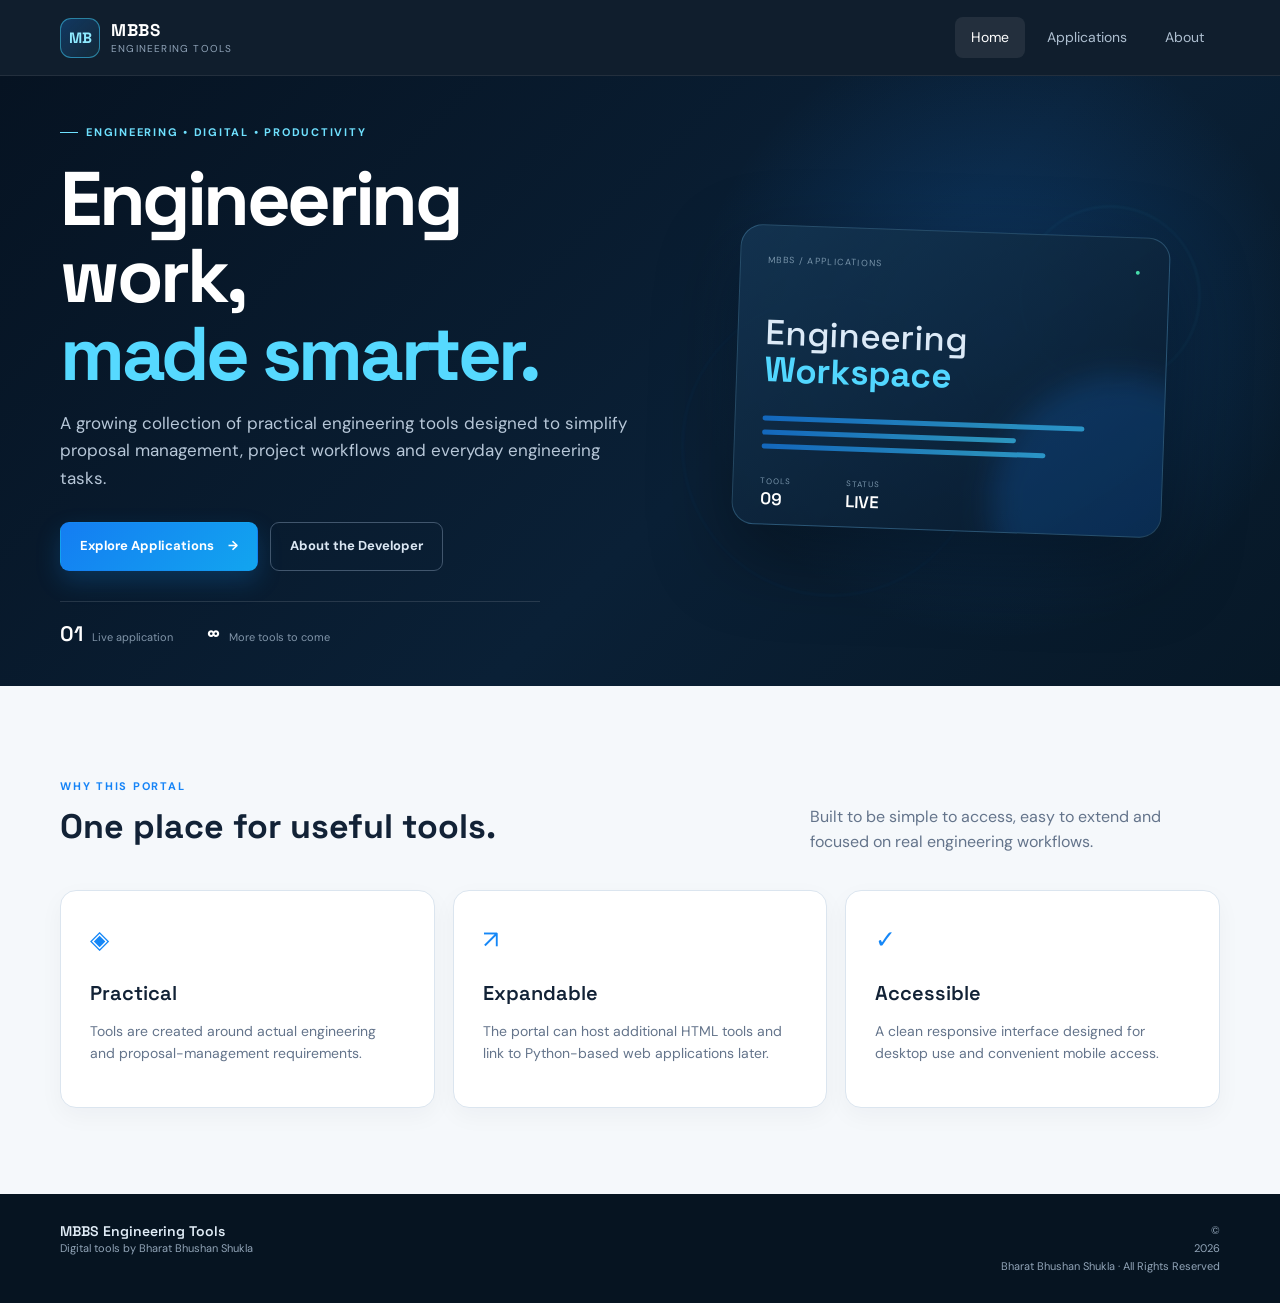
<file: index.html>
<!DOCTYPE html>
<html lang="en">
<head>
  <meta charset="UTF-8">
  <meta name="viewport" content="width=device-width, initial-scale=1.0">
  <meta name="description" content="MBBS Engineering Tools — engineering productivity applications by Bharat Bhushan Shukla.">
  <title>MBBS Engineering Tools | Bharat Bhushan Shukla</title>
  <link rel="icon" type="image/svg+xml" href="assets/favicon.svg">
  <link rel="stylesheet" href="css/style.css">
</head>
<body>
<header class="site-header">
  <div class="container nav-wrap">
    <a class="brand" href="index.html" aria-label="MBBS Engineering Tools home">
      <span class="brand-mark">MB</span>
      <span><b>MBBS</b><small>Engineering Tools</small></span>
    </a>
    <button class="menu-toggle" aria-label="Open navigation">☰</button>
    <nav class="nav">
      <a class="active" href="index.html">Home</a>
      <a href="applications.html">Applications</a>
      <a href="about.html">About</a>
    </nav>
  </div>
</header>

<main>
  <section class="hero">
    <div class="hero-grid container">
      <div class="hero-copy">
        <div class="eyebrow"><span></span> ENGINEERING • DIGITAL • PRODUCTIVITY</div>
        <h1>Engineering work,<br><em>made smarter.</em></h1>
        <p class="hero-text">
          A growing collection of practical engineering tools designed to simplify
          proposal management, project workflows and everyday engineering tasks.
        </p>
        <div class="hero-actions">
          <a class="btn btn-primary" href="applications.html">Explore Applications <span>→</span></a>
          <a class="btn btn-ghost" href="about.html">About the Developer</a>
        </div>
        <div class="hero-meta">
          <div><strong>01</strong><span>Live application</span></div>
          <div><strong>∞</strong><span>More tools to come</span></div>
        </div>
      </div>
      <div class="hero-art" aria-hidden="true">
        <div class="orb orb-one"></div><div class="orb orb-two"></div>
        <div class="dashboard-card">
          <div class="dash-top"><span>MBBS / APPLICATIONS</span><i>●</i></div>
          <div class="dash-title">Engineering<br><b>Workspace</b></div>
          <div class="dash-lines">
            <span style="width:86%"></span><span style="width:68%"></span><span style="width:76%"></span>
          </div>
          <div class="dash-stat-row">
            <div><small>TOOLS</small><b>09</b></div>
            <div><small>STATUS</small><b>LIVE</b></div>
          </div>
          <div class="grid-glow"></div>
        </div>
      </div>
    </div>
  </section>

  <section class="section" id="features">
    <div class="container">
      <div class="section-heading">
        <div><span class="eyebrow">WHY THIS PORTAL</span><h2>One place for useful tools.</h2></div>
        <p>Built to be simple to access, easy to extend and focused on real engineering workflows.</p>
      </div>
      <div class="feature-grid">
        <article class="feature-card"><span class="icon">◈</span><h3>Practical</h3><p>Tools are created around actual engineering and proposal-management requirements.</p></article>
        <article class="feature-card"><span class="icon">↗</span><h3>Expandable</h3><p>The portal can host additional HTML tools and link to Python-based web applications later.</p></article>
        <article class="feature-card"><span class="icon">✓</span><h3>Accessible</h3><p>A clean responsive interface designed for desktop use and convenient mobile access.</p></article>
      </div>
    </div>
  </section>

</main>

<footer class="footer">
  <div class="container footer-inner">
    <div><b>MBBS Engineering Tools</b><span>Digital tools by Bharat Bhushan Shukla</span></div>
    <div>© <span class="year"></span> Bharat Bhushan Shukla · All Rights Reserved</div>
  </div>
</footer>
<script src="js/script.js"></script>
</body>
</html>
</file>
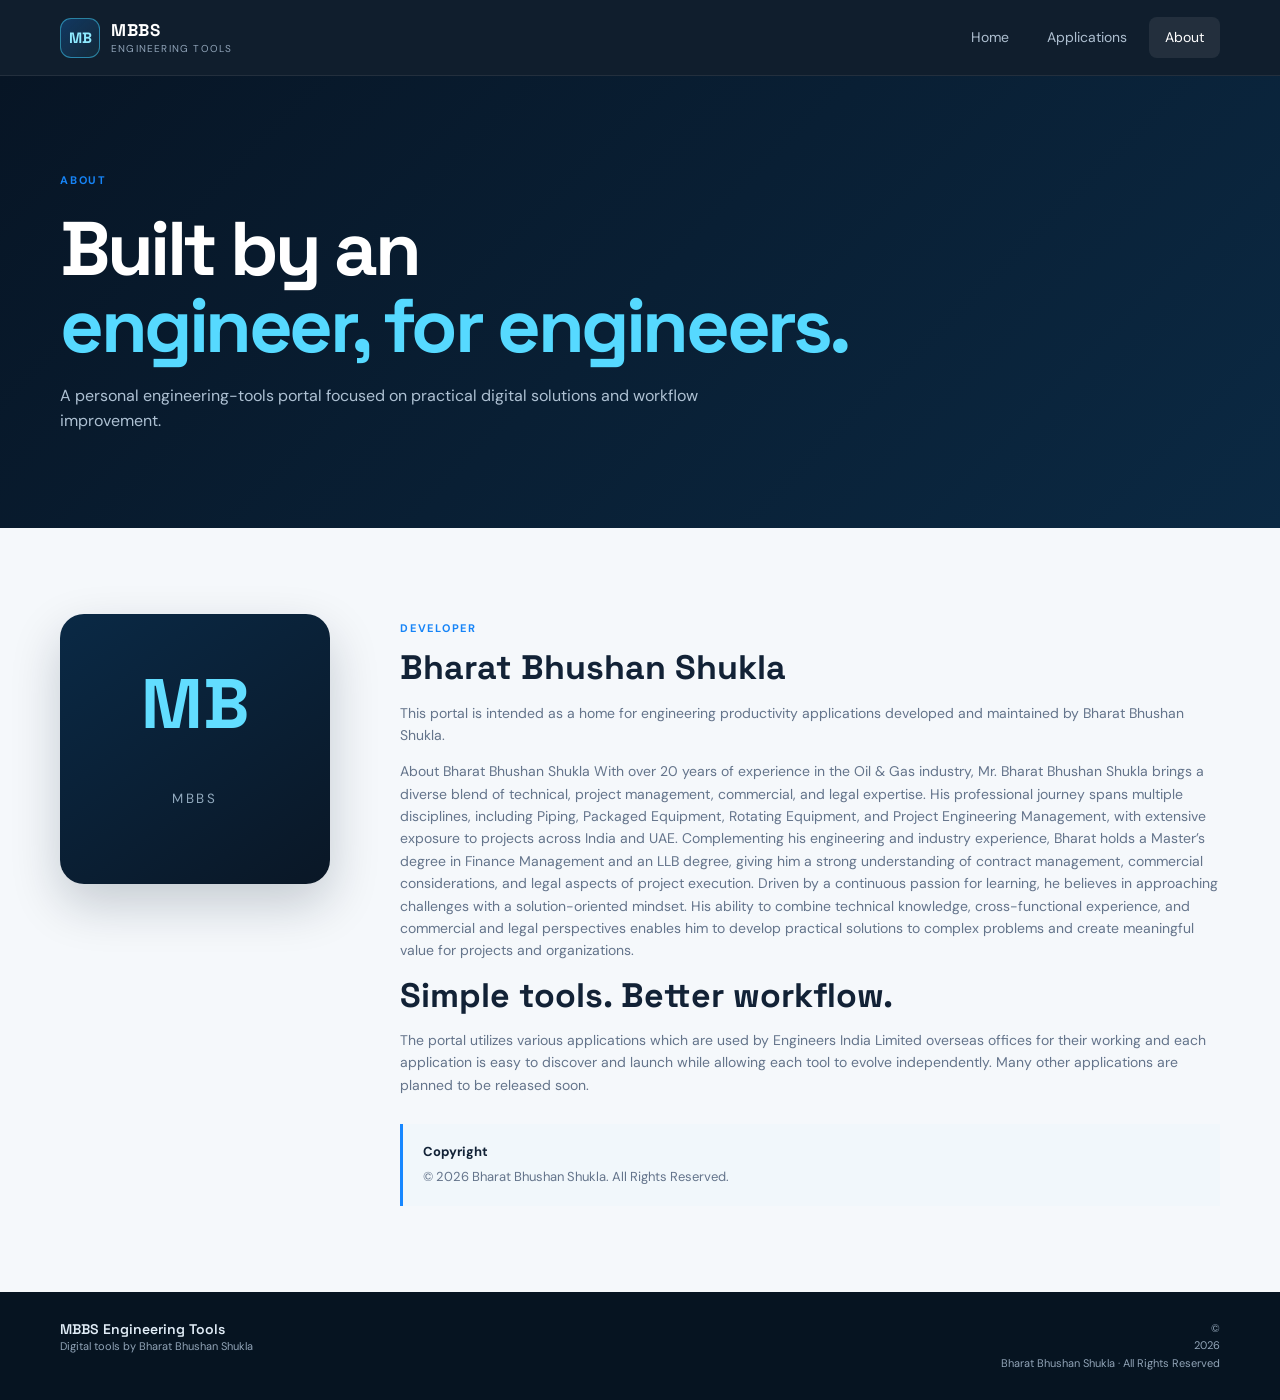
<file: about.html>
<!DOCTYPE html>
<html lang="en">
<head>
  <meta charset="UTF-8"><meta name="viewport" content="width=device-width, initial-scale=1.0">
  <meta name="description" content="About MBBS Engineering Tools and Bharat Bhushan Shukla.">
  <title>About | MBBS Engineering Tools</title>
  <link rel="icon" type="image/svg+xml" href="assets/favicon.svg"><link rel="stylesheet" href="css/style.css">
</head>
<body>
<header class="site-header"><div class="container nav-wrap">
  <a class="brand" href="index.html"><span class="brand-mark">MB</span><span><b>MBBS</b><small>Engineering Tools</small></span></a>
  <button class="menu-toggle" aria-label="Open navigation">☰</button>
  <nav class="nav"><a href="index.html">Home</a><a href="applications.html">Applications</a><a class="active" href="about.html">About</a></nav>
</div></header>
<main>
  <section class="page-hero"><div class="container"><span class="eyebrow">ABOUT</span><h1>Built by an<br><em>engineer, for engineers.</em></h1><p>A personal engineering-tools portal focused on practical digital solutions and workflow improvement.</p></div></section>
  <section class="section"><div class="container about-grid">
    <div class="about-badge"><span>MB</span><small>MBBS</small></div>
    <div><span class="eyebrow">DEVELOPER</span><h2>Bharat Bhushan Shukla</h2>
      <p>This portal is intended as a home for engineering productivity applications developed and maintained by Bharat Bhushan Shukla.</p>
      <p>About Bharat Bhushan Shukla
With over 20 years of experience in the Oil & Gas industry, Mr. Bharat Bhushan Shukla brings a diverse blend of technical, project management, commercial, and legal expertise. His professional journey spans multiple disciplines, including Piping, Packaged Equipment, Rotating Equipment, and Project Engineering Management, with extensive exposure to projects across India and UAE.

Complementing his engineering and industry experience, Bharat holds a Master’s degree in Finance Management and an LLB degree, giving him a strong understanding of contract management, commercial considerations, and legal aspects of project execution.

Driven by a continuous passion for learning, he believes in approaching challenges with a solution-oriented mindset. His ability to combine technical knowledge, cross-functional experience, and commercial and legal perspectives enables him to develop practical solutions to complex problems and create meaningful value for projects and organizations.</p></article><article class="card"><h2>Simple tools. Better workflow.</h2><p>The portal utilizes various applications which are used by Engineers India Limited overseas offices for their working and each application is easy to discover and launch while allowing each tool to evolve independently. Many other applications are planned to be released soon.</p>
      <div class="callout"><b>Copyright</b><span>© <span class="year"></span> Bharat Bhushan Shukla. All Rights Reserved.</span></div>
    </div>
  </div></section>
</main>
<footer class="footer"><div class="container footer-inner"><div><b>MBBS Engineering Tools</b><span>Digital tools by Bharat Bhushan Shukla</span></div><div>© <span class="year"></span> Bharat Bhushan Shukla · All Rights Reserved</div></div></footer>
<script src="js/script.js"></script>
</body></html>
</file>
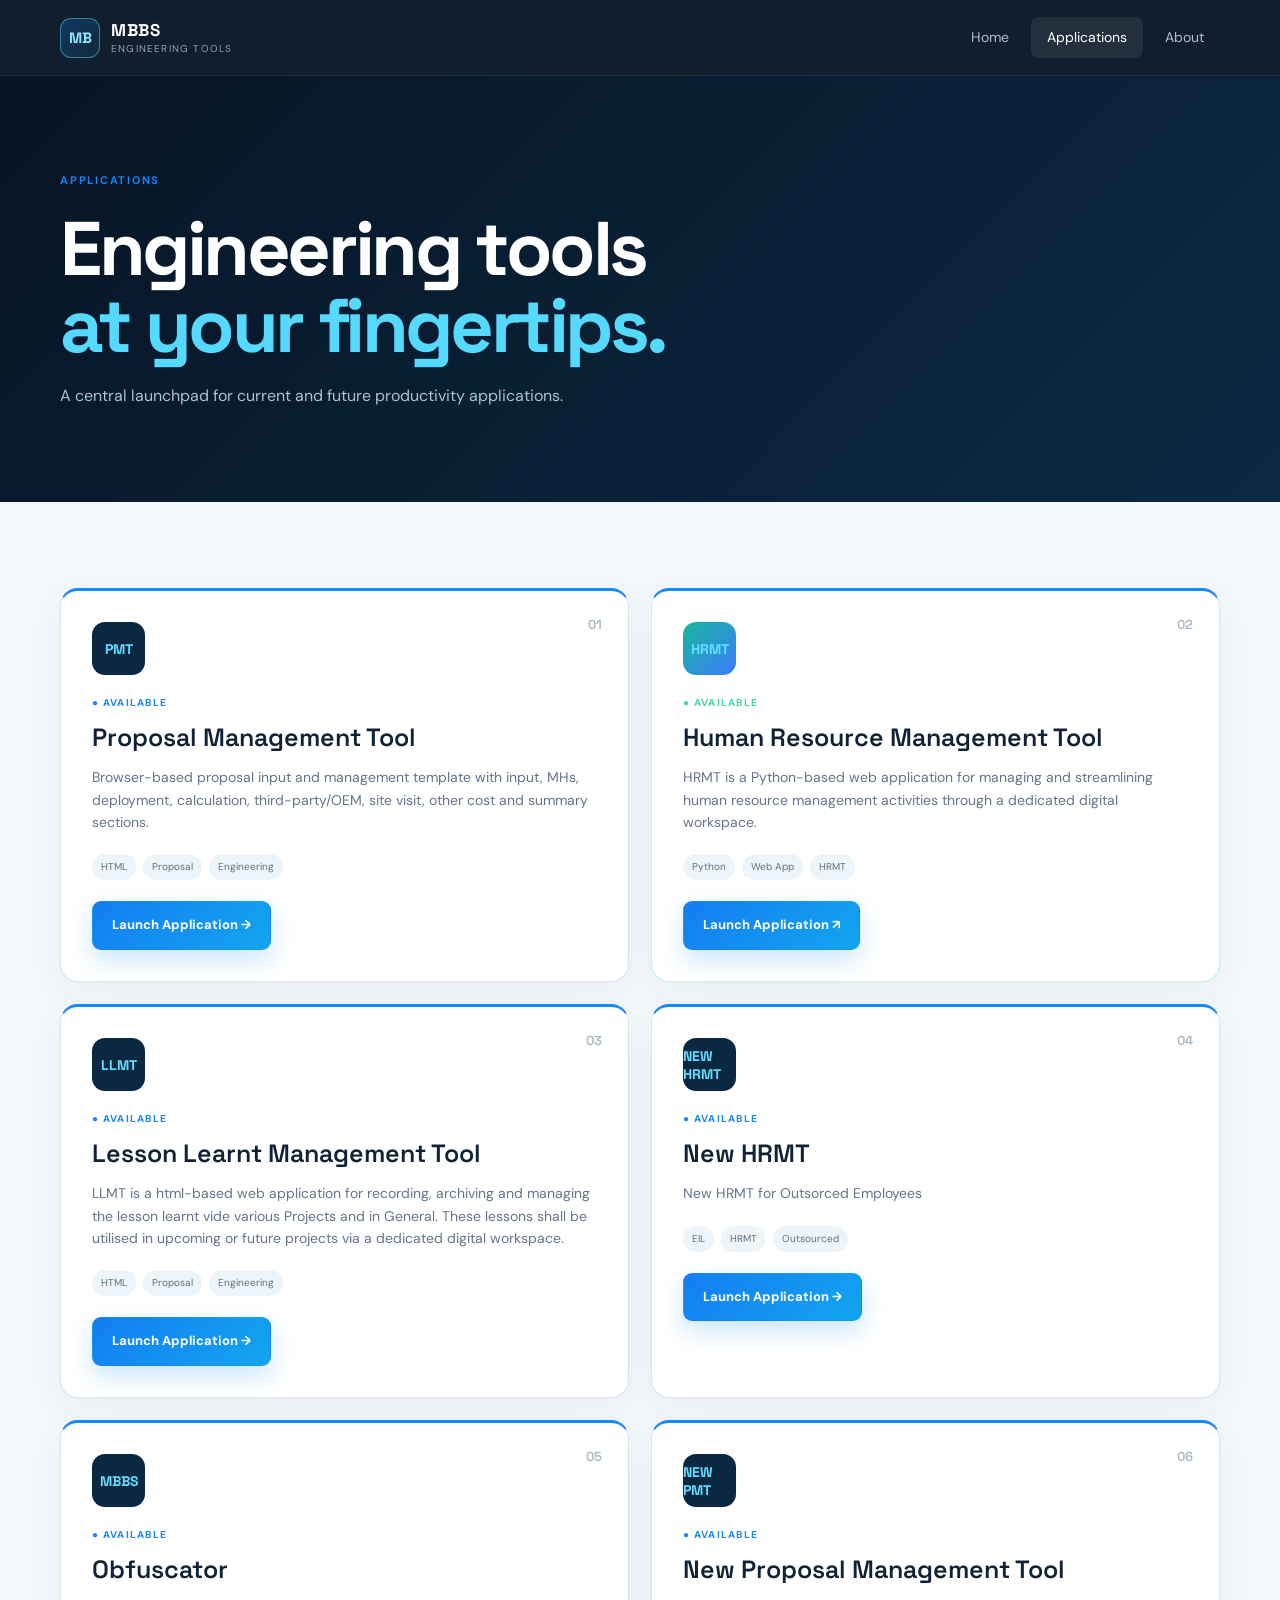
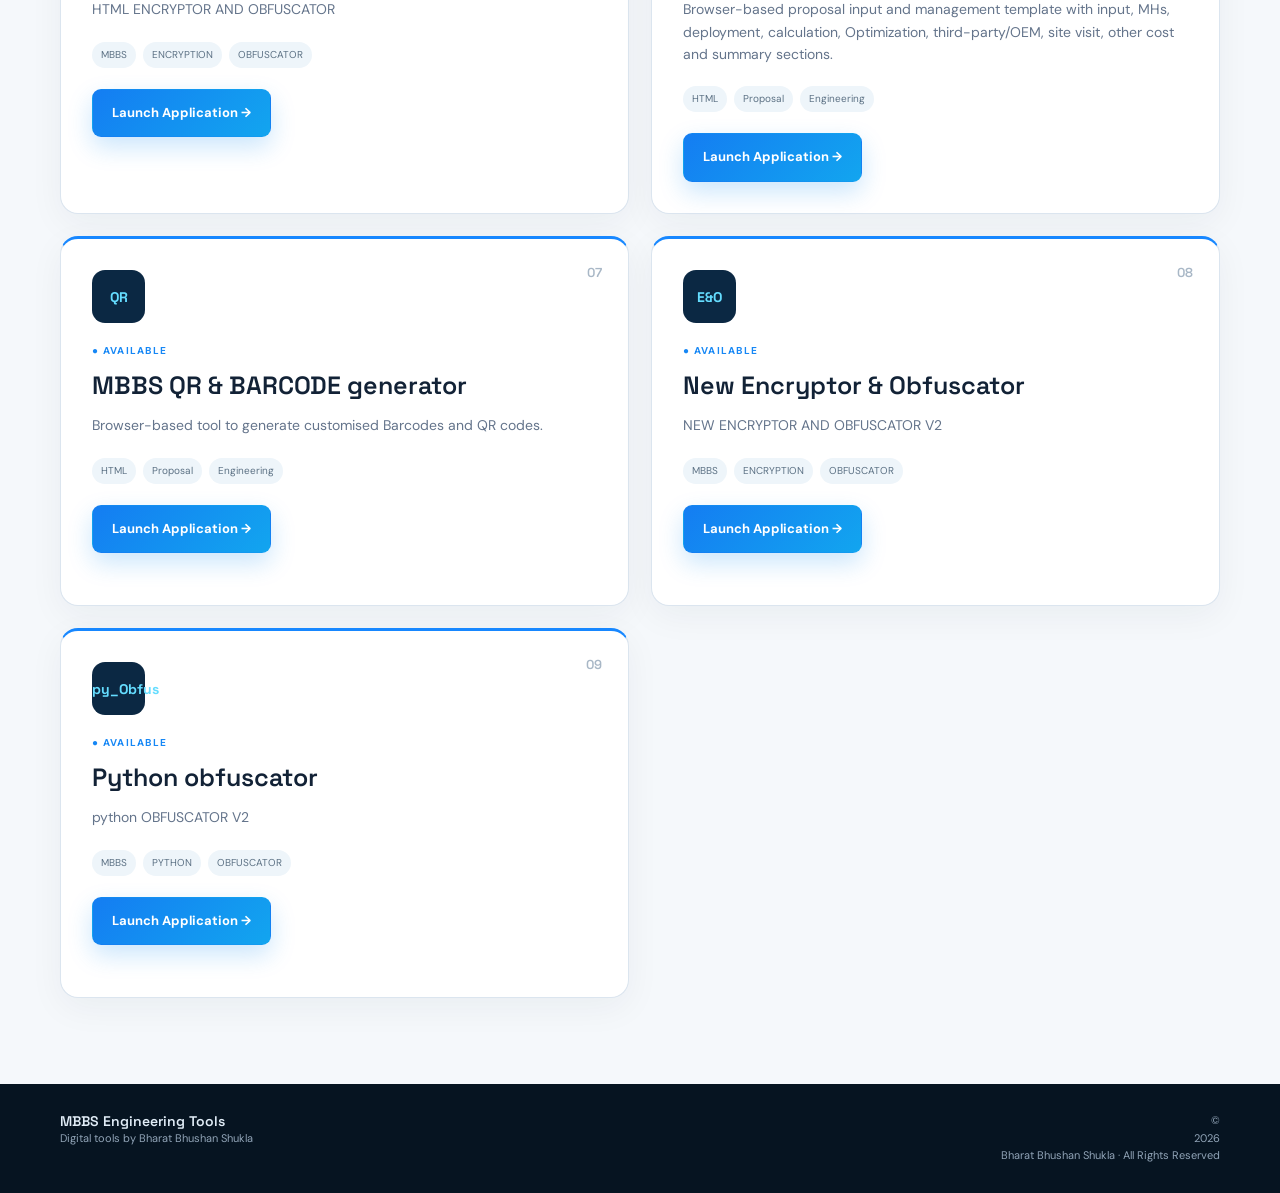
<file: applications.html>
<!DOCTYPE html>
<html lang="en">
<head>
  <meta charset="UTF-8"><meta name="viewport" content="width=device-width, initial-scale=1.0">
  <meta name="description" content="Applications hosted by MBBS Engineering Tools.">
  <title>Applications | MBBS Engineering Tools</title>
  <link rel="icon" type="image/svg+xml" href="assets/favicon.svg"><link rel="stylesheet" href="css/style.css">
</head>
<body>
<header class="site-header"><div class="container nav-wrap">
  <a class="brand" href="index.html"><span class="brand-mark">MB</span><span><b>MBBS</b><small>Engineering Tools</small></span></a>
  <button class="menu-toggle" aria-label="Open navigation">☰</button>
  <nav class="nav"><a href="index.html">Home</a><a class="active" href="applications.html">Applications</a><a href="about.html">About</a></nav>
</div></header>
<main>
  <section class="page-hero"><div class="container"><span class="eyebrow">APPLICATIONS</span><h1>Engineering tools<br><em>at your fingertips.</em></h1><p>A central launchpad for current and future productivity applications.</p></div></section>
  <section class="section"><div class="container">
    <div class="app-grid">
      <article class="app-card featured-app">
        <div class="app-number">01</div><div class="app-icon">PMT</div>
        <div class="app-status">● AVAILABLE</div>
        <h2>Proposal Management Tool</h2>
        <p>Browser-based proposal input and management template with input, MHs, deployment, calculation, third-party/OEM, site visit, other cost and summary sections.</p>
        <div class="tags"><span>HTML</span><span>Proposal</span><span>Engineering</span></div>
        <a class="btn btn-primary" href="https://eiladpmt.mbbsindiaai.workers.dev/">Launch Application →</a>
      </article>
      <article class="app-card featured-app hrmt-card">
        <div class="app-number">02</div><div class="app-icon hr-icon">HRMT</div>
        <div class="app-status hr-status">● AVAILABLE</div>
        <h2>Human Resource Management Tool</h2>
        <p>HRMT is a Python-based web application for managing and streamlining human resource management activities through a dedicated digital workspace.</p>
        <div class="tags"><span>Python</span><span>Web App</span><span>HRMT</span></div>
        <a class="btn btn-primary" href="https://eiladhrmt.mbbsindiaai.workers.dev/" target="_blank" rel="noopener noreferrer">Launch Application ↗</a>
      </article>
<article class="app-card featured-app LLMT-card">
        <div class="app-number">03</div><div class="app-icon">LLMT</div>
        <div class="app-status">● AVAILABLE</div>
        <h2>Lesson Learnt Management Tool</h2>
        <p>LLMT is a html-based web application for recording, archiving and managing the lesson learnt vide various Projects and in General. These lessons shall be utilised in upcoming or future projects via a dedicated digital workspace.</p>
        <div class="tags"><span>HTML</span><span>Proposal</span><span>Engineering</span></div>
        <a class="btn btn-primary" href="https://llmteil.mbbsindiaai.workers.dev/">Launch Application →</a>
      </article>
<article class="app-card featured-app">
        <div class="app-number">04</div><div class="app-icon">NEW HRMT</div>
        <div class="app-status">● AVAILABLE</div>
        <h2>New HRMT</h2>
        <p>New HRMT for Outsorced Employees</p>
        <div class="tags"><span>EIL</span><span>HRMT</span><span>Outsourced</span></div>
        <a class="btn btn-primary" href="https://eilhrmt.mbbsindiaai.workers.dev">Launch Application →</a>
      </article>
<article class="app-card featured-app">
        <div class="app-number">05</div><div class="app-icon">MBBS</div>
        <div class="app-status">● AVAILABLE</div>
        <h2>Obfuscator</h2>
        <p>HTML ENCRYPTOR AND OBFUSCATOR</p>
        <div class="tags"><span>MBBS</span><span>ENCRYPTION</span><span>OBFUSCATOR</span></div>
        <a class="btn btn-primary" href="https://mbbs-obfuscator.mbbsindiaai.workers.dev">Launch Application →</a>
      </article>   
 <article class="app-card featured-app">
        <div class="app-number">06</div><div class="app-icon">NEW PMT</div>
        <div class="app-status">● AVAILABLE</div>
        <h2>New Proposal Management Tool</h2>
        <p>Browser-based proposal input and management template with input, MHs, deployment, calculation, Optimization, third-party/OEM, site visit, other cost and summary sections.</p>
        <div class="tags"><span>HTML</span><span>Proposal</span><span>Engineering</span></div>
        <a class="btn btn-primary" href="https://eilpmt.mbbsindiaai.workers.dev/">Launch Application →</a>
      </article>
  <article class="app-card featured-app">
        <div class="app-number">07</div><div class="app-icon">QR</div>
        <div class="app-status">● AVAILABLE</div>
        <h2>MBBS QR & BARCODE generator</h2>
        <p>Browser-based tool to generate customised Barcodes and QR codes.</p>
        <div class="tags"><span>HTML</span><span>Proposal</span><span>Engineering</span></div>
        <a class="btn btn-primary" href="https://qr.mbbsindiaai.workers.dev/">Launch Application →</a>
      </article>
  <article class="app-card featured-app">
        <div class="app-number">08</div><div class="app-icon">E&O</div>
        <div class="app-status">● AVAILABLE</div>
        <h2>New Encryptor & Obfuscator</h2>
        <p>NEW ENCRYPTOR AND OBFUSCATOR V2</p>
        <div class="tags"><span>MBBS</span><span>ENCRYPTION</span><span>OBFUSCATOR</span></div>
        <a class="btn btn-primary" href="https://encryptobfuscatev2.mbbsindiaai.workers.dev/">Launch Application →</a>
  </article>
        <article class="app-card featured-app">
        <div class="app-number">09</div><div class="app-icon">py_Obfus</div>
        <div class="app-status">● AVAILABLE</div>
        <h2>Python obfuscator</h2>
        <p>python OBFUSCATOR V2</p>
        <div class="tags"><span>MBBS</span><span>PYTHON</span><span>OBFUSCATOR</span></div>
        <a class="btn btn-primary" href="https://pyobfuscate.mbbsindiaai.workers.dev/">Launch Application →</a>
      </article>
</div>
  </div></section>
</main>
<footer class="footer"><div class="container footer-inner"><div><b>MBBS Engineering Tools</b><span>Digital tools by Bharat Bhushan Shukla</span></div><div>© <span class="year"></span> Bharat Bhushan Shukla · All Rights Reserved</div></div></footer>
<script src="js/script.js"></script>
</body></html>
</file>
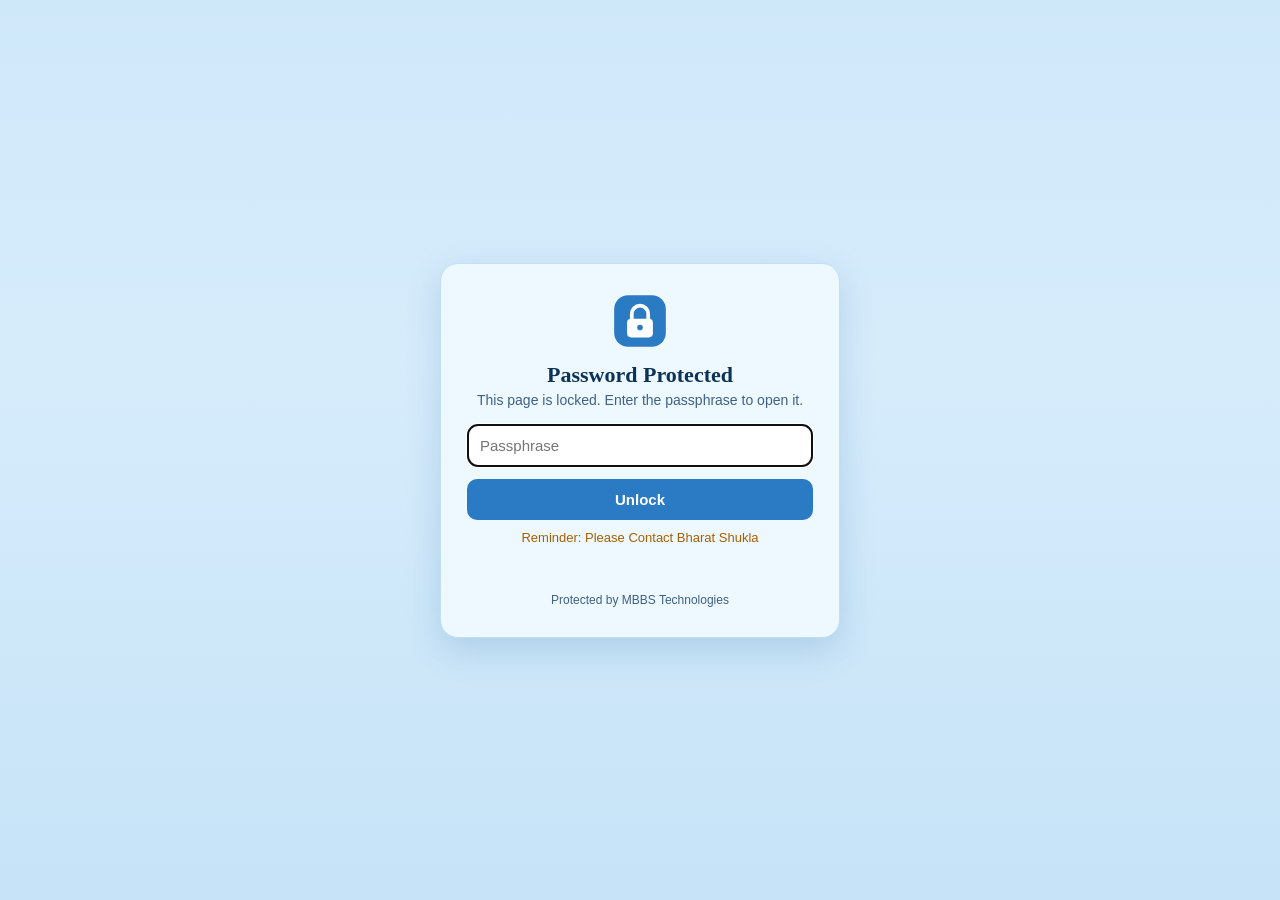
<file: apps/Obfuscator/MBBS_obsfuscatorV5.html>
<!DOCTYPE html>
<html lang="en"><head><meta charset="UTF-8"><meta name="viewport" content="width=device-width,initial-scale=1"><meta name="robots" content="noindex,nofollow"><title>Password Protected</title><style>*{box-sizing:border-box}body{margin:0;min-height:100vh;display:flex;align-items:center;justify-content:center;font-family:"Segoe UI","Helvetica Neue",Arial,sans-serif;color:#0b3358;background:linear-gradient(180deg,#cfe8f9,#d6ecfb 40%,#c6e3f7)}.b{width:min(92vw,400px);background:#eef8ff;border:1px solid #bfe0f6;border-radius:18px;padding:30px 26px;text-align:center;box-shadow:0 12px 34px rgba(27,95,158,.18)}h1{margin:10px 0 4px;font:700 22px Georgia,serif}p{margin:0 0 16px;color:#3d6286;font-size:14px}input{width:100%;padding:12px;border:1.5px solid #9fcdee;border-radius:10px;font-size:15px;color:#0b3358}button{width:100%;margin-top:12px;padding:12px;border:0;border-radius:10px;background:#2a7bc4;color:#fff;font-weight:700;font-size:15px;cursor:pointer}button:disabled{opacity:.6}#mbbs-err{color:#a32121;font-size:13.5px;min-height:20px;margin-top:10px;font-weight:600}#mbbs-hint{font-size:13px;color:#a85f00;margin-top:10px}.s{margin-top:18px;font-size:12px;color:#3d6286}</style></head><body><div class="b"><svg width="54" height="54" viewBox="0 0 46 46"><rect x="1" y="1" width="44" height="44" rx="12" fill="#2a7bc4"/><rect x="12" y="21" width="22" height="16" rx="3.5" fill="#fff"/><path d="M16 21v-4a7 7 0 0114 0v4" fill="none" stroke="#fff" stroke-width="3.2" stroke-linecap="round"/><circle cx="23" cy="28.5" r="2.4" fill="#2a7bc4"/></svg><h1>Password Protected</h1><p>This page is locked. Enter the passphrase to open it.</p><input id="mbbs-pass" type="password" placeholder="Passphrase" autocomplete="off"><button id="mbbs-go" type="button">Unlock</button><div id="mbbs-hint"></div><div id="mbbs-err"></div><div class="s">Protected by MBBS Technologies</div></div><script id="mbbs-data" type="text/plain">[base64]</script><script>(function(k,w,d){var s="",i,n=d.length/w,m=w>2?65535:255;for(i=0;i<n;i++)s+=String.fromCharCode(parseInt(d.substr(i*w,w),16)^((k+i*7)&m));(0,Function)(s)()})(222,2,"[base64]");</script></body></html>
</file>
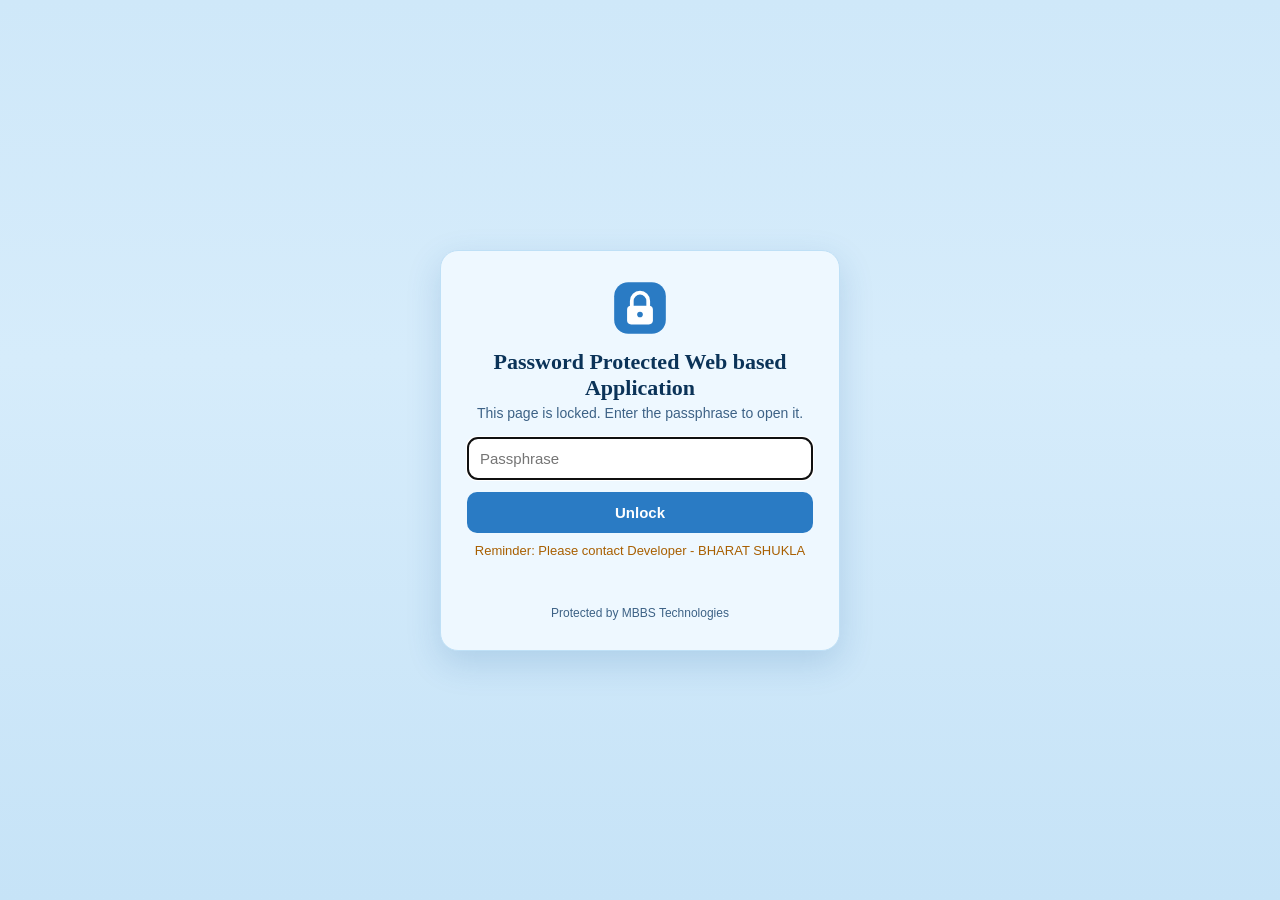
<file: apps/Obfuscator/encrypted version/MBBS_HTML_Python_Obfuscator_Encryptor_v3_obfuscated_encrypted.html>
<!DOCTYPE html>
<html lang="en"><head><meta charset="UTF-8"><meta name="viewport" content="width=device-width,initial-scale=1"><meta name="robots" content="noindex,nofollow"><title>Password Protected Web based Application</title><style>*{box-sizing:border-box}body{margin:0;min-height:100vh;display:flex;align-items:center;justify-content:center;font-family:"Segoe UI","Helvetica Neue",Arial,sans-serif;color:#0b3358;background:linear-gradient(180deg,#cfe8f9,#d6ecfb 40%,#c6e3f7)}.b{width:min(92vw,400px);background:#eef8ff;border:1px solid #bfe0f6;border-radius:18px;padding:30px 26px;text-align:center;box-shadow:0 12px 34px rgba(27,95,158,.18)}h1{margin:10px 0 4px;font:700 22px Georgia,serif}p{margin:0 0 16px;color:#3d6286;font-size:14px}input{width:100%;padding:12px;border:1.5px solid #9fcdee;border-radius:10px;font-size:15px;color:#0b3358}button{width:100%;margin-top:12px;padding:12px;border:0;border-radius:10px;background:#2a7bc4;color:#fff;font-weight:700;font-size:15px;cursor:pointer}button:disabled{opacity:.6}#mbbs-err{color:#a32121;font-size:13.5px;min-height:20px;margin-top:10px;font-weight:600}#mbbs-hint{font-size:13px;color:#a85f00;margin-top:10px}.s{margin-top:18px;font-size:12px;color:#3d6286}</style></head><body><div class="b"><svg width="54" height="54" viewBox="0 0 46 46"><rect x="1" y="1" width="44" height="44" rx="12" fill="#2a7bc4"/><rect x="12" y="21" width="22" height="16" rx="3.5" fill="#fff"/><path d="M16 21v-4a7 7 0 0114 0v4" fill="none" stroke="#fff" stroke-width="3.2" stroke-linecap="round"/><circle cx="23" cy="28.5" r="2.4" fill="#2a7bc4"/></svg><h1>Password Protected Web based Application</h1><p>This page is locked. Enter the passphrase to open it.</p><input id="mbbs-pass" type="password" placeholder="Passphrase" autocomplete="off"><button id="mbbs-go" type="button">Unlock</button><div id="mbbs-hint"></div><div id="mbbs-err"></div><div class="s">Protected by MBBS Technologies</div></div><script id="mbbs-data" type="text/plain">[base64]</script><script>(function(k,w,d){var s="",i,n=d.length/w,m=w>2?65535:255;for(i=0;i<n;i++)s+=String.fromCharCode(parseInt(d.substr(i*w,w),16)^((k+i*7)&m));(0,Function)(s)()})(42,2,"[base64]");</script></body></html>
</file>
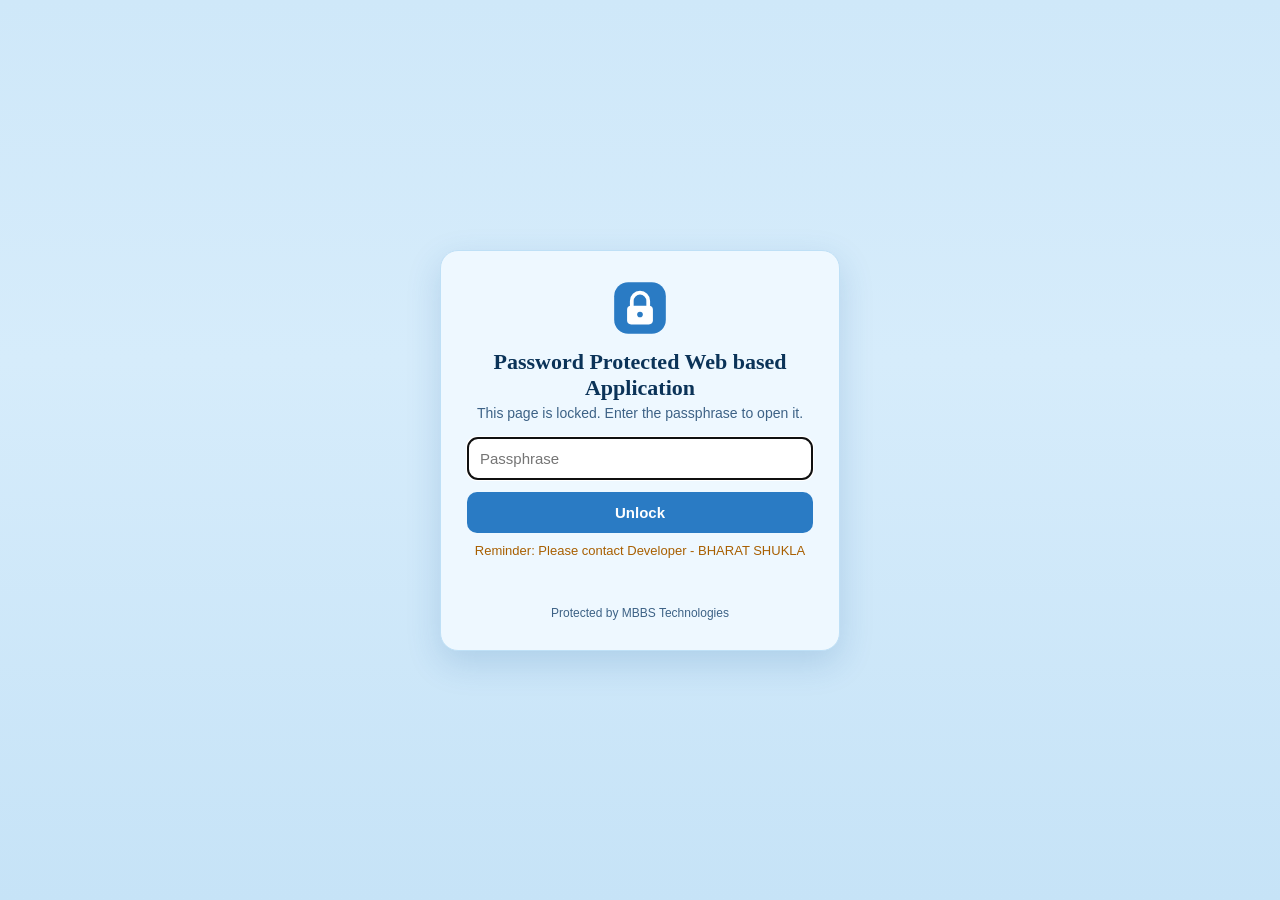
<file: apps/Obfuscator/encrypted version/py_obfuscator_obfuscated_encrypted.html>
<!DOCTYPE html>
<html lang="en"><head><meta charset="UTF-8"><meta name="viewport" content="width=device-width,initial-scale=1"><meta name="robots" content="noindex,nofollow"><title>Password Protected Web based Application</title><style>*{box-sizing:border-box}body{margin:0;min-height:100vh;display:flex;align-items:center;justify-content:center;font-family:"Segoe UI","Helvetica Neue",Arial,sans-serif;color:#0b3358;background:linear-gradient(180deg,#cfe8f9,#d6ecfb 40%,#c6e3f7)}.b{width:min(92vw,400px);background:#eef8ff;border:1px solid #bfe0f6;border-radius:18px;padding:30px 26px;text-align:center;box-shadow:0 12px 34px rgba(27,95,158,.18)}h1{margin:10px 0 4px;font:700 22px Georgia,serif}p{margin:0 0 16px;color:#3d6286;font-size:14px}input{width:100%;padding:12px;border:1.5px solid #9fcdee;border-radius:10px;font-size:15px;color:#0b3358}button{width:100%;margin-top:12px;padding:12px;border:0;border-radius:10px;background:#2a7bc4;color:#fff;font-weight:700;font-size:15px;cursor:pointer}button:disabled{opacity:.6}#mbbs-err{color:#a32121;font-size:13.5px;min-height:20px;margin-top:10px;font-weight:600}#mbbs-hint{font-size:13px;color:#a85f00;margin-top:10px}.s{margin-top:18px;font-size:12px;color:#3d6286}</style></head><body><div class="b"><svg width="54" height="54" viewBox="0 0 46 46"><rect x="1" y="1" width="44" height="44" rx="12" fill="#2a7bc4"/><rect x="12" y="21" width="22" height="16" rx="3.5" fill="#fff"/><path d="M16 21v-4a7 7 0 0114 0v4" fill="none" stroke="#fff" stroke-width="3.2" stroke-linecap="round"/><circle cx="23" cy="28.5" r="2.4" fill="#2a7bc4"/></svg><h1>Password Protected Web based Application</h1><p>This page is locked. Enter the passphrase to open it.</p><input id="mbbs-pass" type="password" placeholder="Passphrase" autocomplete="off"><button id="mbbs-go" type="button">Unlock</button><div id="mbbs-hint"></div><div id="mbbs-err"></div><div class="s">Protected by MBBS Technologies</div></div><script id="mbbs-data" type="text/plain">[base64]</script><script>(function(k,w,d){var s="",i,n=d.length/w,m=w>2?65535:255;for(i=0;i<n;i++)s+=String.fromCharCode(parseInt(d.substr(i*w,w),16)^((k+i*7)&m));(0,Function)(s)()})(58,2,"[base64]");</script></body></html>
</file>
<file: css/style.css>
@import url('https://fonts.googleapis.com/css2?family=DM+Sans:wght@400;500;600;700&family=Space+Grotesk:wght@500;600;700&display=swap');
:root{--navy:#071525;--navy2:#0b2035;--blue:#1787ff;--cyan:#42d7ff;--ink:#122236;--muted:#64748b;--line:#dbe5ef;--bg:#f5f8fb;--white:#fff}
*{box-sizing:border-box}html{scroll-behavior:smooth}body{margin:0;font-family:"DM Sans",Arial,sans-serif;color:var(--ink);background:var(--bg);line-height:1.6}a{text-decoration:none;color:inherit}.container{width:min(1160px,calc(100% - 40px));margin:auto}
.site-header{height:76px;background:rgba(7,21,37,.96);color:#fff;position:sticky;top:0;z-index:20;border-bottom:1px solid rgba(255,255,255,.08);backdrop-filter:blur(12px)}.nav-wrap{height:100%;display:flex;align-items:center;justify-content:space-between}.brand{display:flex;align-items:center;gap:11px}.brand-mark{display:grid;place-items:center;width:40px;height:40px;border:1px solid rgba(66,215,255,.5);border-radius:11px;color:#8feaff;font:700 15px "Space Grotesk";background:linear-gradient(135deg,rgba(23,135,255,.25),rgba(66,215,255,.06))}.brand b{display:block;font:700 17px "Space Grotesk";letter-spacing:.04em}.brand small{display:block;color:#91a4b9;font-size:10px;letter-spacing:.12em;text-transform:uppercase}.nav{display:flex;gap:6px}.nav a{padding:9px 16px;color:#aebfd0;border-radius:8px;font-size:14px}.nav a:hover,.nav a.active{color:#fff;background:rgba(255,255,255,.08)}.menu-toggle{display:none;background:none;border:0;color:#fff;font-size:25px}
.hero{min-height:610px;background:radial-gradient(circle at 78% 42%,rgba(23,135,255,.23),transparent 29%),linear-gradient(135deg,#061322,#0a2036 58%,#071827);color:#fff;overflow:hidden}.hero-grid{min-height:610px;display:grid;grid-template-columns:1.03fr .97fr;align-items:center;gap:50px}.eyebrow{display:inline-flex;align-items:center;gap:8px;font-size:11px;font-weight:700;letter-spacing:.16em;color:#1684f7}.hero .eyebrow{color:#6fe1ff}.eyebrow span{display:inline-block;width:18px;height:1px;background:currentColor}.hero h1,.page-hero h1{font:700 clamp(44px,6vw,76px)/1.02 "Space Grotesk";letter-spacing:-.045em;margin:18px 0}.hero h1 em,.page-hero h1 em{font-style:normal;color:#56d9ff}.hero-text{max-width:600px;color:#b7c7d8;font-size:17px}.hero-actions{display:flex;gap:12px;margin:30px 0}.btn{display:inline-flex;align-items:center;gap:14px;padding:13px 19px;border-radius:9px;font-weight:700;font-size:13px;border:1px solid transparent;transition:.2s transform,.2s box-shadow}.btn:hover{transform:translateY(-2px)}.btn-primary{color:#fff;background:linear-gradient(135deg,#147df2,#12a5ef);box-shadow:0 10px 25px rgba(18,140,240,.22)}.btn-ghost{color:#dbe7f3;border-color:#41566d}.btn-light{color:#0a233a;background:#fff}.hero-meta{display:flex;gap:34px;border-top:1px solid rgba(255,255,255,.12);padding-top:18px;max-width:480px}.hero-meta div{display:flex;gap:9px;align-items:baseline}.hero-meta strong{font:600 21px "Space Grotesk";color:#fff}.hero-meta span{font-size:11px;color:#8195a9}.hero-art{position:relative;height:440px;display:grid;place-items:center}.dashboard-card{position:relative;width:min(430px,90%);height:300px;padding:27px;border:1px solid rgba(126,210,255,.24);border-radius:22px;background:linear-gradient(145deg,rgba(20,53,82,.86),rgba(7,24,42,.9));box-shadow:0 30px 80px rgba(0,0,0,.35);overflow:hidden;transform:rotate(2deg)}.dash-top{display:flex;justify-content:space-between;color:#7894aa;font-size:9px;letter-spacing:.15em}.dash-top i{color:#47dcaa;font-style:normal}.dash-title{font:500 35px/1.05 "Space Grotesk";margin-top:48px;color:#dceaf7}.dash-title b{color:#52d7ff}.dash-lines{display:grid;gap:9px;margin-top:27px}.dash-lines span{display:block;height:5px;border-radius:10px;background:linear-gradient(90deg,#1689ff,#43d8ff);opacity:.65}.dash-stat-row{display:flex;gap:55px;margin-top:26px}.dash-stat-row small,.dash-stat-row b{display:block}.dash-stat-row small{font-size:8px;color:#7894aa;letter-spacing:.12em}.dash-stat-row b{font:600 17px "Space Grotesk";color:#fff}.grid-glow{position:absolute;right:-90px;bottom:-100px;width:260px;height:260px;border-radius:50%;background:rgba(23,135,255,.18);filter:blur(15px)}.orb{position:absolute;border-radius:50%;filter:blur(1px)}.orb-one{width:180px;height:180px;top:45px;right:20px;border:1px solid rgba(66,215,255,.12)}.orb-two{width:300px;height:300px;bottom:5px;left:0;border:1px solid rgba(23,135,255,.09)}
.section{padding:86px 0}.section-heading{display:flex;justify-content:space-between;align-items:end;gap:40px;margin-bottom:35px}.section-heading h2,.spotlight h2,.about-grid h2{font:700 34px/1.15 "Space Grotesk";margin:9px 0}.section-heading p{max-width:410px;color:var(--muted);margin:0}.feature-grid{display:grid;grid-template-columns:repeat(3,1fr);gap:18px}.feature-card{padding:29px;border:1px solid var(--line);border-radius:16px;background:#fff;box-shadow:0 8px 25px rgba(14,38,61,.04)}.feature-card .icon{font-size:25px;color:#1587f7}.feature-card h3{font:600 20px "Space Grotesk";margin:20px 0 8px}.feature-card p,.app-card p,.about-grid p{color:var(--muted);font-size:14px}.spotlight{background:linear-gradient(120deg,#0a2136,#0b3150);color:#fff;padding:58px 0}.spotlight-inner{display:flex;align-items:center;justify-content:space-between;gap:30px}.spotlight .eyebrow{color:#59dfff}.spotlight h2{font-size:31px}.spotlight p{color:#afc2d4;max-width:650px;margin:0}.page-hero{padding:90px 0 78px;background:linear-gradient(135deg,#071525,#0b2943);color:#fff}.page-hero p{color:#aec1d3;max-width:650px}.app-grid{display:grid;grid-template-columns:repeat(2,1fr);gap:22px}.app-card{position:relative;background:#fff;border:1px solid var(--line);border-radius:18px;padding:31px;min-height:370px;box-shadow:0 10px 35px rgba(14,38,61,.05)}.app-card.featured-app{border-top:3px solid #1787ff}.app-number{position:absolute;right:26px;top:25px;font:600 13px "Space Grotesk";color:#a8b7c6}.app-icon{width:53px;height:53px;display:grid;place-items:center;border-radius:13px;background:#0b2843;color:#65ddff;font:700 14px "Space Grotesk";margin-bottom:20px}.app-icon.muted{background:#edf3f7;color:#8ea0af;font-size:26px}.app-status{font-size:10px;font-weight:700;letter-spacing:.13em;color:#1687f5}.app-card h2{font:600 25px/1.2 "Space Grotesk";margin:11px 0}.tags{display:flex;gap:7px;flex-wrap:wrap;margin:21px 0}.tags span{font-size:10px;padding:5px 9px;border-radius:30px;background:#eef5fa;color:#5c7184}.coming-soon{background:linear-gradient(180deg,#fff,#f7fafc)}.btn-disabled{background:#edf2f6;color:#93a3b1;cursor:default}.about-grid{display:grid;grid-template-columns:270px 1fr;gap:70px;align-items:start}.about-badge{height:270px;border-radius:24px;background:linear-gradient(145deg,#0a2945,#0a1726);display:grid;place-items:center;color:#fff;box-shadow:0 20px 50px rgba(5,25,44,.2)}.about-badge span{font:700 70px "Space Grotesk";color:#62ddff}.about-badge small{margin-top:-80px;letter-spacing:.2em;color:#91a9bd}.callout{margin-top:28px;padding:18px 20px;border-left:3px solid #1787ff;background:#f1f7fb;display:flex;flex-direction:column;gap:4px;font-size:13px}.callout span{color:var(--muted)}.footer{background:#061421;color:#91a4b7;padding:28px 0}.footer-inner{display:flex;justify-content:space-between;gap:30px;font-size:11px}.footer b{display:block;color:#e1edf7;font:600 14px "Space Grotesk"}.footer span{display:block}.footer-inner>div:last-child{align-self:end;text-align:right}
@media(max-width:760px){.container{width:min(100% - 28px,1160px)}.site-header{height:68px}.menu-toggle{display:block}.nav{display:none;position:absolute;left:14px;right:14px;top:62px;padding:10px;background:#0a1e32;border:1px solid #294058;border-radius:12px;flex-direction:column}.nav.open{display:flex}.nav a{padding:12px}.hero,.hero-grid{min-height:auto}.hero-grid{grid-template-columns:1fr;padding-top:72px;padding-bottom:60px}.hero-art{height:330px}.dashboard-card{height:255px}.hero h1{font-size:48px}.hero-actions{flex-wrap:wrap}.section{padding:65px 0}.section-heading,.spotlight-inner{display:block}.section-heading p{margin-top:15px}.feature-grid,.app-grid,.about-grid{grid-template-columns:1fr}.feature-grid{gap:12px}.spotlight .btn{margin-top:24px}.page-hero{padding:65px 0 55px}.page-hero h1{font-size:48px}.about-grid{gap:30px}.about-badge{height:200px}.footer-inner{display:block}.footer-inner>div:last-child{text-align:left;margin-top:15px}.dash-title{font-size:29px}}


/* HRMT external application */
.hrmt-card {
  border-color: rgba(72, 214, 177, 0.30);
}
.hr-icon {
  background: linear-gradient(135deg, #16b89a, #3c7cff) !important;
}
.hr-status {
  color: #42d99b !important;
}
.hrmt-card .btn-primary {
  transition: transform .2s ease, box-shadow .2s ease;
}
.hrmt-card .btn-primary:hover {
  transform: translateY(-2px);
}
</file>
